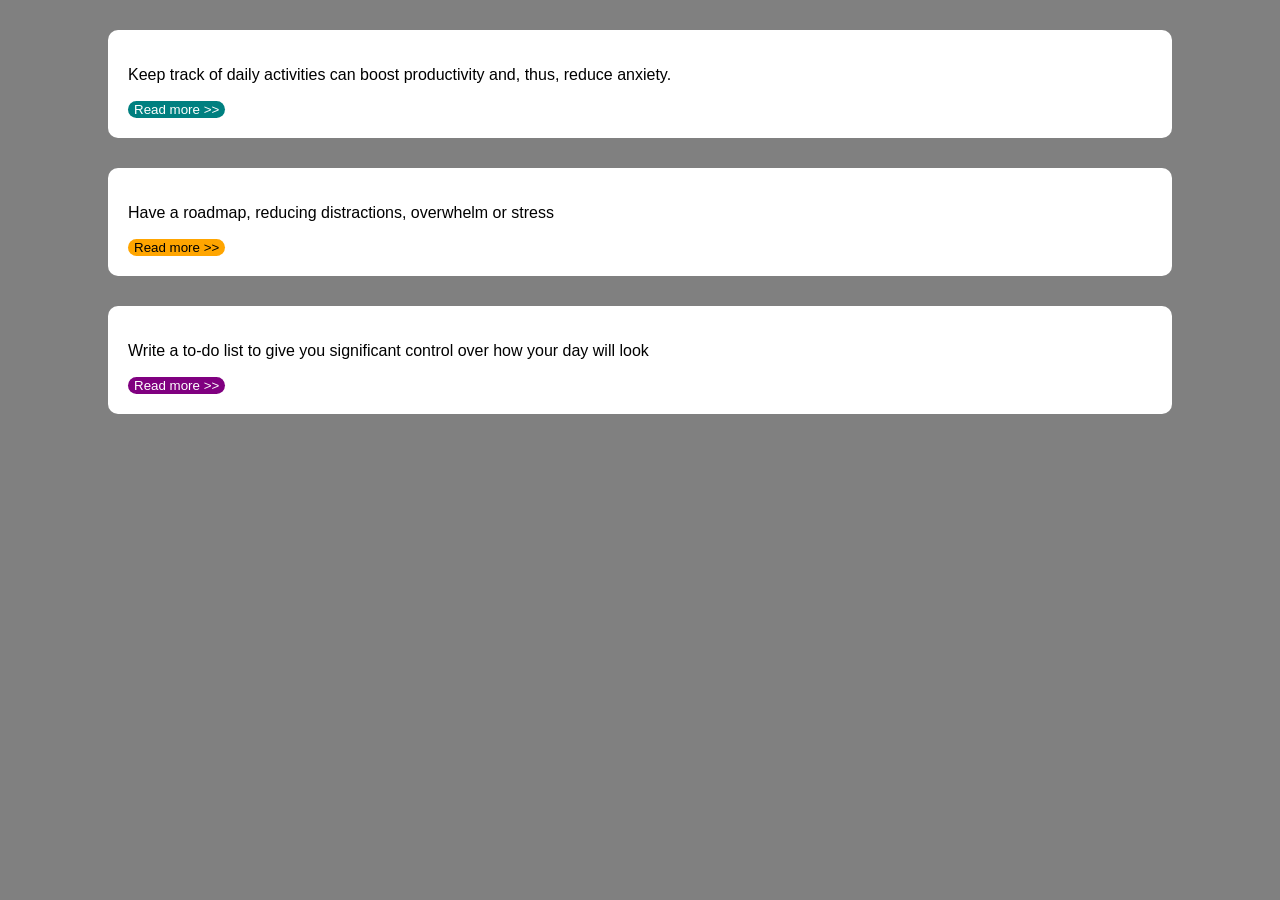
<file: EX-1/index.html>
<!DOCTYPE html>
<html lang="en">
<head>
    <meta charset="UTF-8">
    <meta http-equiv="X-UA-Compatible" content="IE=edge">
    <meta name="viewport" content="width=device-width, initial-scale=1.0">
    <link rel="stylesheet" href="style.css">
</head>
<body>

  <div>
      <p>Keep track of daily activities can boost productivity and, thus, reduce anxiety.</p>
      <button class="b1">Read more >></button>
  </div>
  <div >
      <p>Have a roadmap, reducing distractions, overwhelm or stress</p>
      <button class="b2">Read more >></button>
  </div>
  <div >
      <p>Write a to-do list to give you significant control over how your day will look</p>
      <button class="b3">Read more >></button>
  </div>
</body>
</html>
</file>
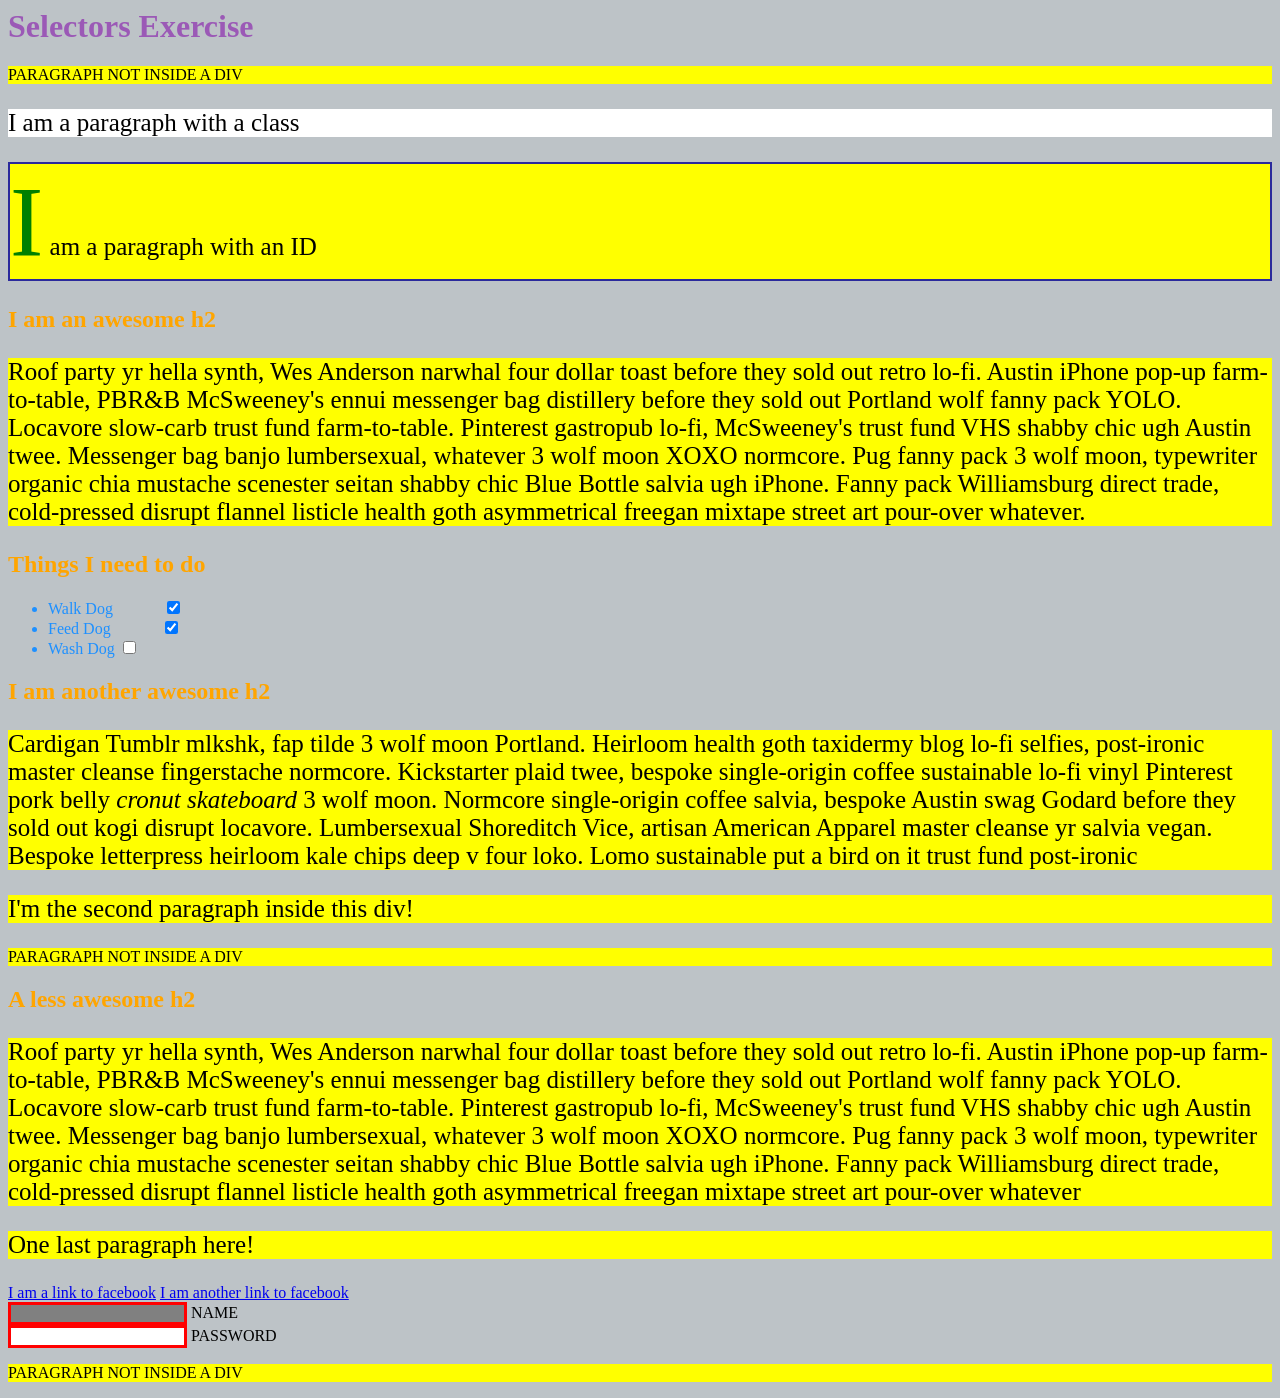
<file: EX-2/index.html>
<html>
  <head>
    <meta charset="UTF-8" />
    <title>Selectors Exercise</title>
    <link rel="stylesheet" type="text/css" href="selectors.css" />
  </head>
  <body>
    <h1>Selectors Exercise</h1>

    <p>PARAGRAPH NOT INSIDE A DIV</p>

    <div>
      <p class="hello">I am a paragraph with a class</p>
      <p id="special">I am a paragraph with an ID</p>

      <h2>I am an awesome h2</h2>

      <p>
        Roof party yr hella synth, Wes Anderson narwhal four dollar toast before
        they sold out retro lo-fi. Austin iPhone pop-up farm-to-table, PBR&B
        McSweeney's ennui messenger bag distillery before they sold out Portland
        wolf fanny pack YOLO. Locavore slow-carb trust fund farm-to-table.
        Pinterest gastropub lo-fi, McSweeney's trust fund VHS shabby chic ugh
        Austin twee. Messenger bag banjo lumbersexual, whatever 3 wolf moon XOXO
        normcore. Pug fanny pack 3 wolf moon, typewriter organic chia mustache
        scenester seitan shabby chic Blue Bottle salvia ugh iPhone. Fanny pack
        Williamsburg direct trade, cold-pressed disrupt flannel listicle health
        goth asymmetrical freegan mixtape street art pour-over whatever.
      </p>
    </div>

    <div>
      <h2>Things I need to do</h2>

      <ul>
        <li>Walk Dog <input type="checkbox" checked /></li>
        <li>Feed Dog <input type="checkbox" checked /></li>
        <li>Wash Dog <input type="checkbox" /></li>
      </ul>
    </div>

    <div>
      <h2>I am another awesome h2</h2>

      <p>
        Cardigan Tumblr mlkshk, fap tilde 3 wolf moon Portland. Heirloom health
        goth taxidermy blog lo-fi selfies, post-ironic master cleanse
        fingerstache normcore. Kickstarter plaid twee, bespoke single-origin
        coffee sustainable lo-fi vinyl Pinterest pork belly
        <em>cronut skateboard</em> 3 wolf moon. Normcore single-origin coffee
        salvia, bespoke Austin swag Godard before they sold out kogi disrupt
        locavore. Lumbersexual Shoreditch Vice, artisan American Apparel master
        cleanse yr salvia vegan. Bespoke letterpress heirloom kale chips deep v
        four loko. Lomo sustainable put a bird on it trust fund post-ironic
      </p>

      <p>I'm the second paragraph inside this div!</p>
    </div>

    <p>PARAGRAPH NOT INSIDE A DIV</p>

    <div>
      <h2>A less awesome h2</h2>

      <p>
        Roof party yr hella synth, Wes Anderson narwhal four dollar toast before
        they sold out retro lo-fi. Austin iPhone pop-up farm-to-table, PBR&B
        McSweeney's ennui messenger bag distillery before they sold out Portland
        wolf fanny pack YOLO. Locavore slow-carb trust fund farm-to-table.
        Pinterest gastropub lo-fi, McSweeney's trust fund VHS shabby chic ugh
        Austin twee. Messenger bag banjo lumbersexual, whatever 3 wolf moon XOXO
        normcore. Pug fanny pack 3 wolf moon, typewriter organic chia mustache
        scenester seitan shabby chic Blue Bottle salvia ugh iPhone. Fanny pack
        Williamsburg direct trade, cold-pressed disrupt flannel listicle health
        goth asymmetrical freegan mixtape street art pour-over whatever
      </p>

      <p>One last paragraph here!</p>

      <a href="https://www.facebook.com">I am a link to facebook</a>
      <a href="https://www.facebook.com">I am another link to facebook</a>
      <br />

      <input type="text" name="name" /><label> Name</label><br />
      <input type="password" name="password" /><label> Password</label><br />
    </div>

    <p>PARAGRAPH NOT INSIDE A DIV</p>
  </body>
</html>
</file>
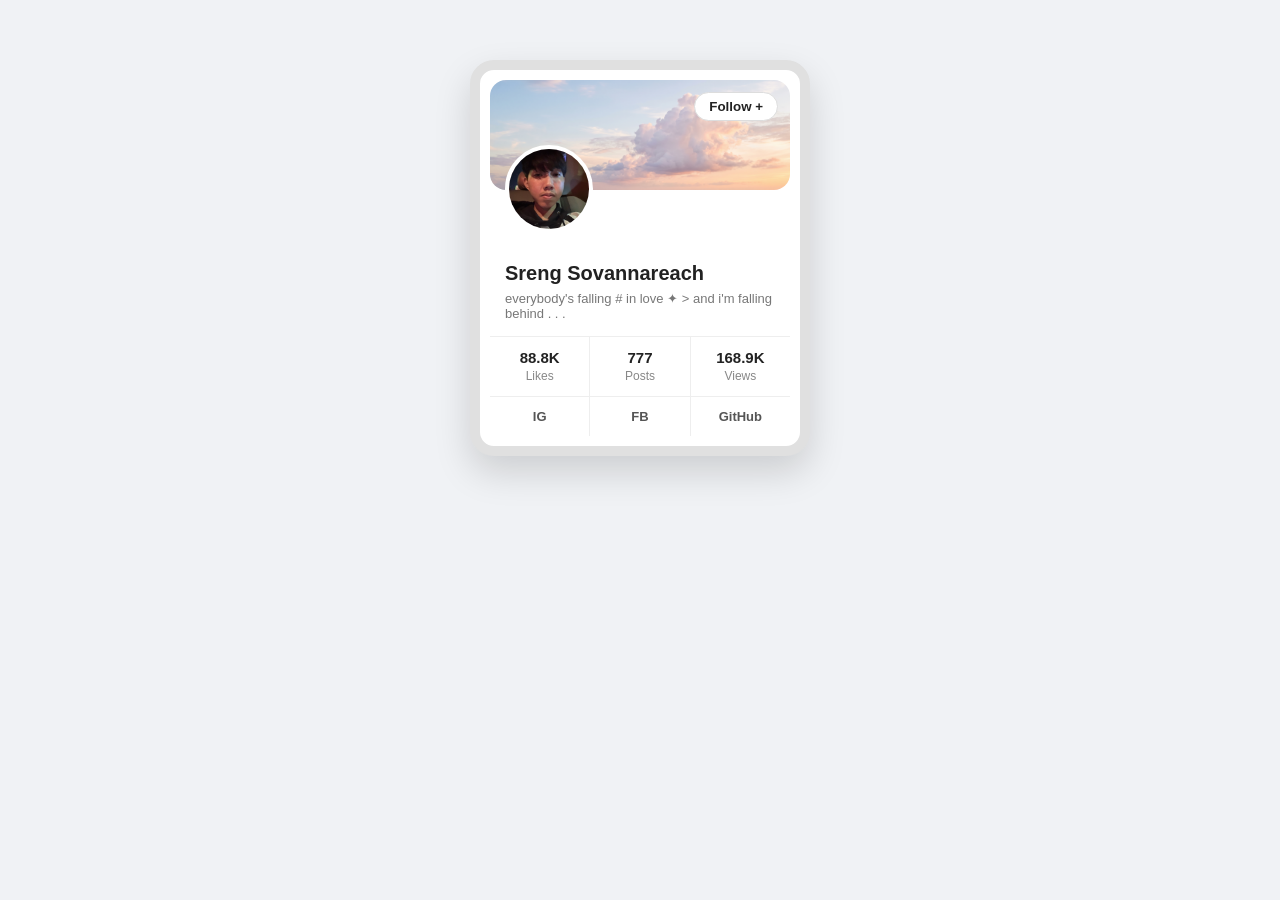
<file: EX-4/index.html>
<!DOCTYPE html>
<html lang="en">
<head>
  <meta charset="UTF-8">
  <title>Profile Card</title>
  <link rel="stylesheet" href="style.css">
</head>
<body>

  <div class="card">

    <div class="banner">
      <img src="cloud.jpg" alt="Cover photo" class="cover-img">
        <a href="https://github.com/srengsovannareach2007-create" target="_blank">
            <button class="follow-btn">Follow +</button>
        </a>
    </div>

    <img src="profile.jpg" alt="Profile Picture" class="avatar">

 
    <div class="info">
      <h2>Sreng Sovannareach</h2>
      <p>everybody's falling # in love ✦ > and i'm falling behind . . .</p>
    </div>


    <div class="stats">
      <div class="stat-item">
        <strong>88.8K</strong>
        <span>Likes</span>
      </div>
      <div class="stat-item middle-border">
        <strong>777</strong>
        <span>Posts</span>
      </div>
      <div class="stat-item">
        <strong>168.9K</strong>
        <span>Views</span>
      </div>
    </div>


    <div class="socials">
      <a href="https://www.instagram.com/reach_6027/" target="_blank" class="social-link">
        IG
      </a>
      <a href="https://web.facebook.com/sreng.sovannareach" target="_blank" class="social-link middle-border">
        FB
      </a>
      <a href="https://github.com/srengsovannareach2007-create" target="_blank" class="social-link">
        GitHub
      </a>
    </div>

  </div>

</body>
</html>
</file>
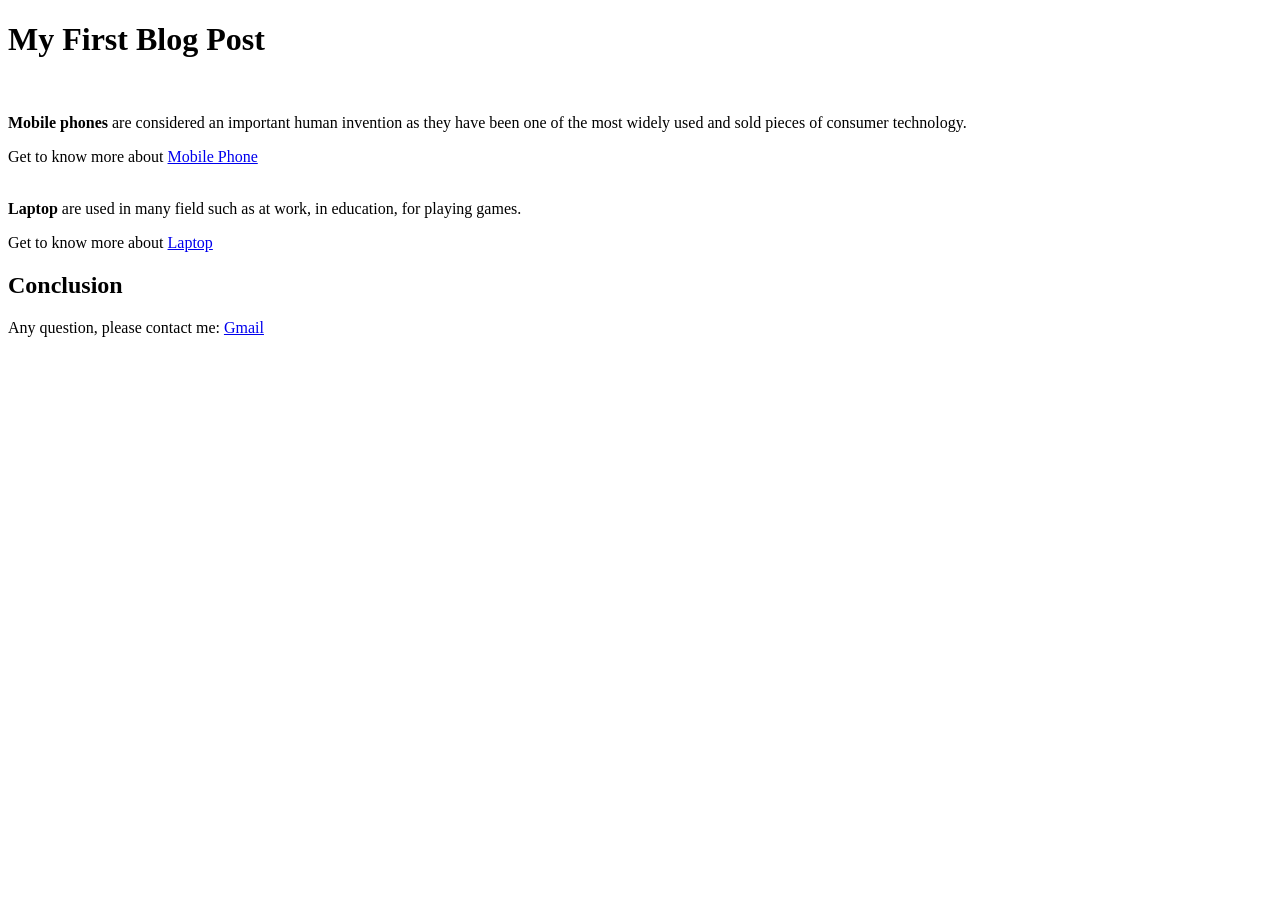
<file: EX1/index.html>
<!-- Write your code here -->

<!DOCTYPE html>
<html lang="en">
<head>
    <meta charset="UTF-8">
    <meta name="viewport" content="width=device-width, initial-scale=1.0">
    <title>Document</title>
</head>
<body>
    <h1>My First Blog Post</h1>
    <br>
    <p> <b>Mobile phones</b> are considered an important human invention as they have been one of the most widely used and sold pieces of consumer technology.</p>
    Get to know more about 
    <a href="https://en.wikipedia.org/wiki/Mobile_phone">Mobile Phone</a>
    <br>
    <br>
    <p> <b>Laptop</b> are used in many field such as at work, in education, for playing games.</p>
    Get to know more about
    <a href="https://en.wikipedia.org/wiki/Laptop">Laptop </a>
    <br>
    <h2>Conclusion</h2>
    Any question, please contact me:
    <a href="srengsovannareach@gmail.com">Gmail</a>
</body>
</html>
</file>
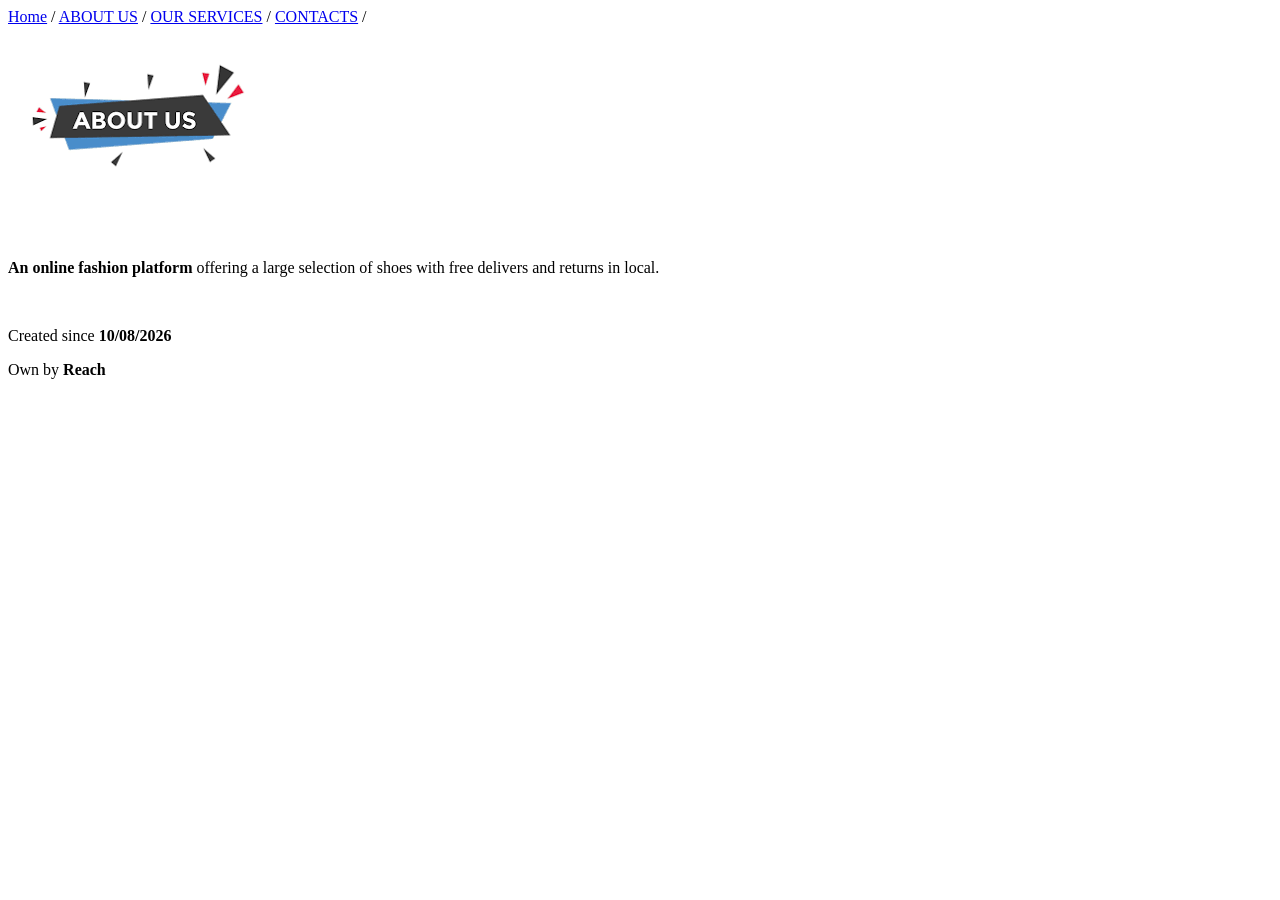
<file: EX3/about.html>
<!-- Write your code here -->
 <!DOCTYPE html>
 <html lang="en">
 <head>
    <meta charset="UTF-8">
    <meta name="viewport" content="width=device-width, initial-scale=1.0">
    <title>Document</title>
 </head>
 <body>
    <a href="home.html">Home</a> /
    <a href="about.html">ABOUT US</a> /
    <a href="server.html">OUR SERVICES</a> /
    <a href="contact.html">CONTACTS</a> /
    <h1> <img src="[data-uri]" alt=""></h1>
    <br>
    <p><b>An online fashion platform</b> offering a large selection of shoes with free delivers and returns in local.</p>
    <br>
    <p>Created since <b>10/08/2026</b></p>
    <p>Own by <b>Reach</b></p>


 </body>
 </html>
</file>
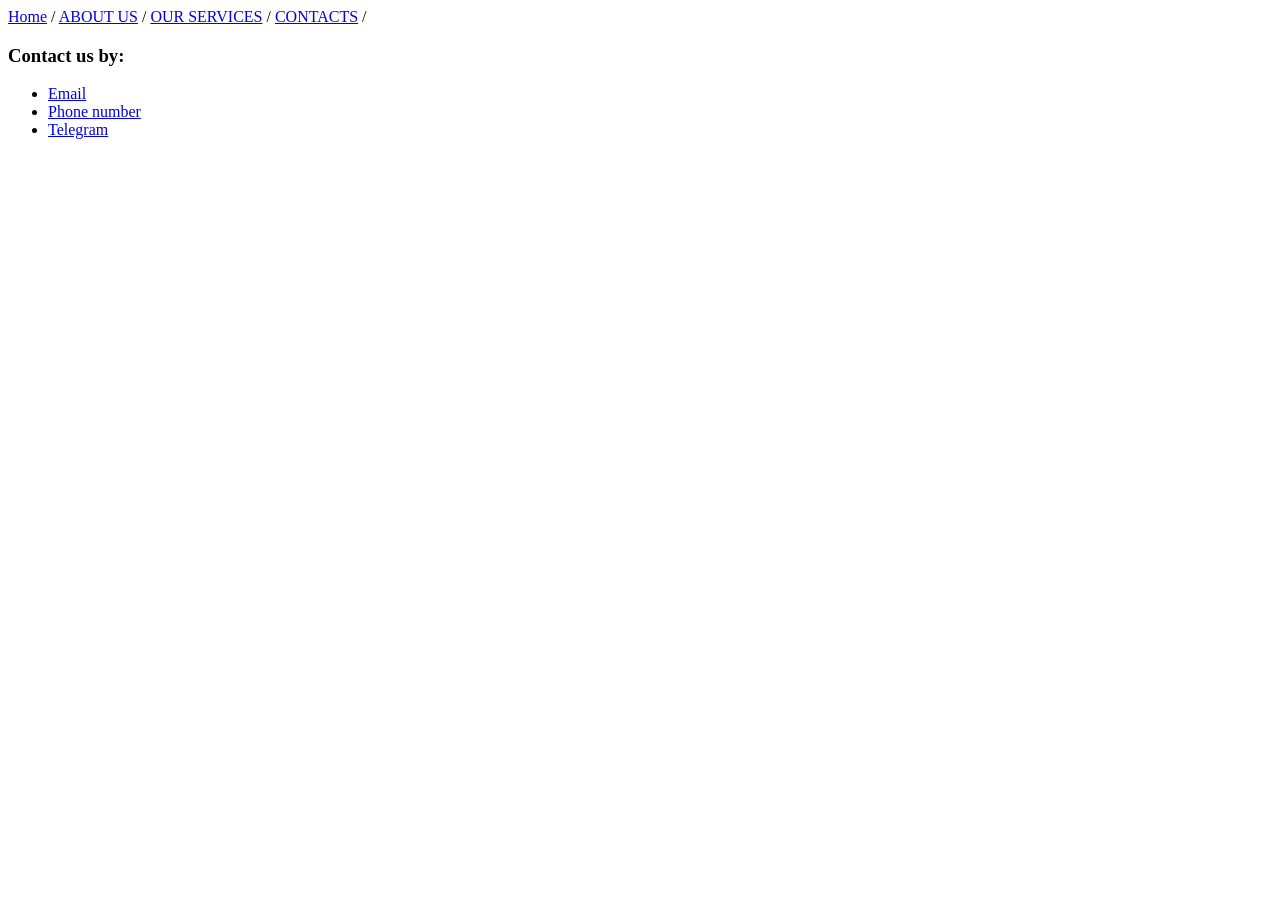
<file: EX3/contact.html>
<!-- Write your code here -->
 <!DOCTYPE html>
 <html lang="en">
 <head>
    <meta charset="UTF-8">
    <meta name="viewport" content="width=device-width, initial-scale=1.0">
    <title>Document</title>
 </head>
 <body>
    <a href="home.html">Home</a> /
    <a href="about.html">ABOUT US</a> /
    <a href="server.html">OUR SERVICES</a> /
    <a href="contact.html">CONTACTS</a> /
    <h3>Contact us by:</h3>
    <ul>
        <li> <a href="nareach@gmail.com">Email</a> </li>
        <li> <a href="011111111">Phone number</a> </li>
        <li> <a href="@nareach1">Telegram </a> </li>   
    </ul>
 </body>
 </html>
</file>
<file: EX-1/style.css>
body {
    background: grey;
    font-family: sans-serif;
}

div {
    background-color: white;
    padding: 20px;
    margin: 30px 100px 30px 100px;
    border-radius: 10px;
}

button:hover {
    border-radius: 30px;
    padding: 10px;   
    cursor: pointer;
    transition:ease-in-out 0.5s;
}

button{
    border-radius:30px;
    border: none;
}

.b1 {
    background-color: #008080;
    color: white;
}
.b2{
    background-color: #ffa500;
}
.b3{
    background-color: #800080;
    color: white;
}
</file>
<file: EX-2/selectors.css>
/* Style the HTML elements according to the following instructions. 
DO NOT ALTER THE EXISTING HTML TO DO THIS.  WRITE ONLY CSS!*/
 

/* MANDATORY CHALLENGES */

/* Give the <body> element a background of #bdc3c7*/
body{
    background-color: #bdc3c7;
}

/* Make the <h1> element #9b59b6*/
h1{
    color: #9b59b6;
}
/* Make all <h2> elements orange */
h2{
    color: orange;
}
/* Make all <li> elements blue(pick your own hexadecimal blue)*/ 
li{
    color: #1E90FF;
}
/*Change the background on every paragraph to be yellow*/
p{
    background-color: yellow;
}
/*Make all inputs have a 3px red border*/
input {
  border: 3px red solid;
}
/* Give everything with the class 'hello' a white background*/
.hello{
    background-color: white;
}
/* Give the element with id 'special' a 2px solid blue border (pick your own rgb blue)*/
#special{
    border: 2px solid rgb(43, 42, 156);
}

/* BONUS CHALLENGES */
/*You may need to research some other selectors and properties*/



/* Make all the <p>'s that are nested inside of divs 25px font(font-size: 25px)*/
div p{
    font-size: 25px;
}
/* Make only inputs with type 'text' have a gray background*/
input[type="text"]{
    background-color: gray;
}
/* Make all "checked" checkboxes have a left margin of 50px(margin-left: 50px)*/
input[type="checkbox"]:checked{
    margin-left: 50px;
}
/* Make the <label> elements all UPPERCASE without changing the HTML(definitely look this one up*/
label{
    text-transform: uppercase;
}
/* Make the first letter of the element with id 'special' green and 100px font size(font-size: 100)*/
#special::first-letter{
    color:green;
    font-size: 100px;
}
/* Make the <h1> element's color change to blue when hovered over */
h1:hover{
    color: blue;
}
</file>
<file: EX-4/style.css>
body {
  background-color: #f0f2f5;
  font-family: Arial, sans-serif;
}

.card {
  width: 300px;
  background-color: #ffffff;
  margin: 60px auto;              /*move with browser*/
  padding: 10px;
  border: 10px solid #e0e0e0;
  border-radius: 24px;
  box-shadow: 0 16px 36px rgba(0, 0, 0, 0.15);
}
.banner {
  height: 110px;
  border-radius: 16px;
  position: relative;         /*to keep buttom follow*/
}
.cover-img {
  width: 100%;
  height: 100%;
  object-fit: cover;  /*center and crop*/
  display: block;
  border-radius: 16px;
}
.follow-btn {
  position: absolute;        /*inside relative*/
  top: 12px;
  right: 12px;
  background-color: #ffffff;
  color: #222222;
  border: 1px solid #dddddd;
  padding: 6px 14px;
  border-radius: 20px;
  font-weight: bold;
  cursor: pointer;
}
.follow-btn:hover {
  background-color: #222222;
  color: #ffffff;
}

.avatar {
  width: 80px;
  height: 80px;
  background-color: #eeeeee;
  border-radius: 50%;
  border: 4px solid #ffffff;
  margin-top: -45px;            /* Push Up */ 
  margin-left: 15px;
  position: relative;
  object-fit: cover;
}

.info {
  padding: 15px;
}

.info h2 {
  font-size: 20px;
  color: #222222;
  margin: 10px 0 6px 0;
}

.info p {
  font-size: 13px;
  color: #777777;
  margin: 0;
}

.stats {
  display: flex;             
  text-align: center;
  border-top: 1px solid #eeeeee;
}
.stat-item {
  width: 33.33%; 
  padding: 12px;
}
.stat-item strong {
  display: block;
  font-size: 15px;
  color: #222222;
}
.stat-item span {
  font-size: 12px;
  color: #888888;              
}
.middle-border {                
  border-left: 1px solid #eeeeee;
  border-right: 1px solid #eeeeee;
}

.socials {
  display: flex;
  text-align: center;
  border-top: 1px solid #eeeeee;
}
.social-link {
  display: block;         
  width: 33.33%;
  padding: 12px 0;
  text-decoration: none;   /* Removes the blue underline */
  color: #555555;        
  font-size: 13px;
  font-weight: bold;
  cursor: pointer;
}
.social-link:hover {
  background-color: #f3f4f6; 
  color: #111111;     
}
</file>
